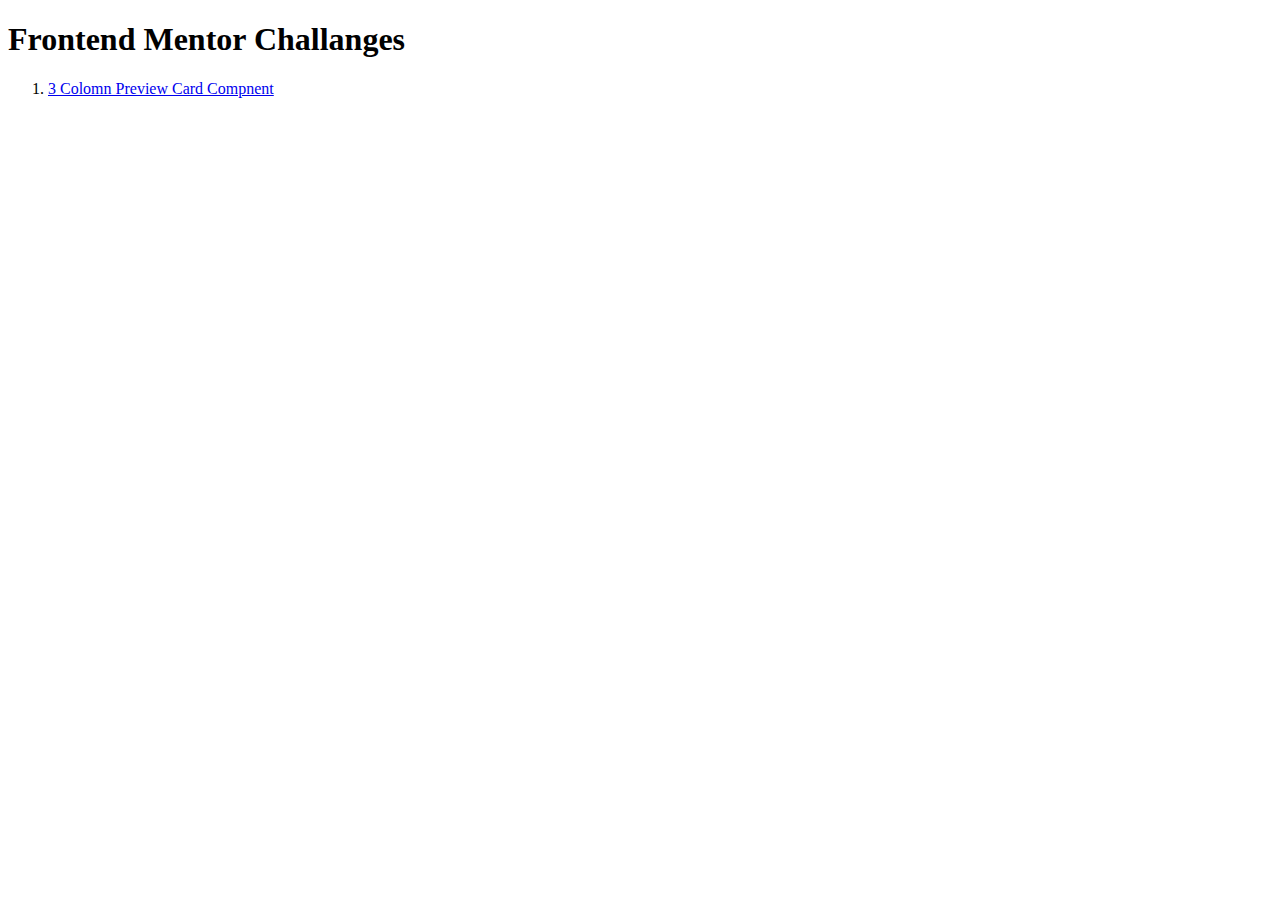
<file: index.html>
<!DOCTYPE html>
<html lang="en">
  <head>
    <meta charset="UTF-8" />
    <meta name="viewport" content="width=device-width, initial-scale=1.0" />
    <title>Frontend Mentor Challanges</title>
  </head>
  <body>
    <h1>Frontend Mentor Challanges</h1>
    <div class="colomn links">
      <ol>
        <li>
          <a
            href="/frontend-mentor-challenges/3-column-preview-card-component/index.html"
            >3 Colomn Preview Card Compnent</a
          >
        </li>
      </ol>
    </div>
  </body>
</html>
</file>
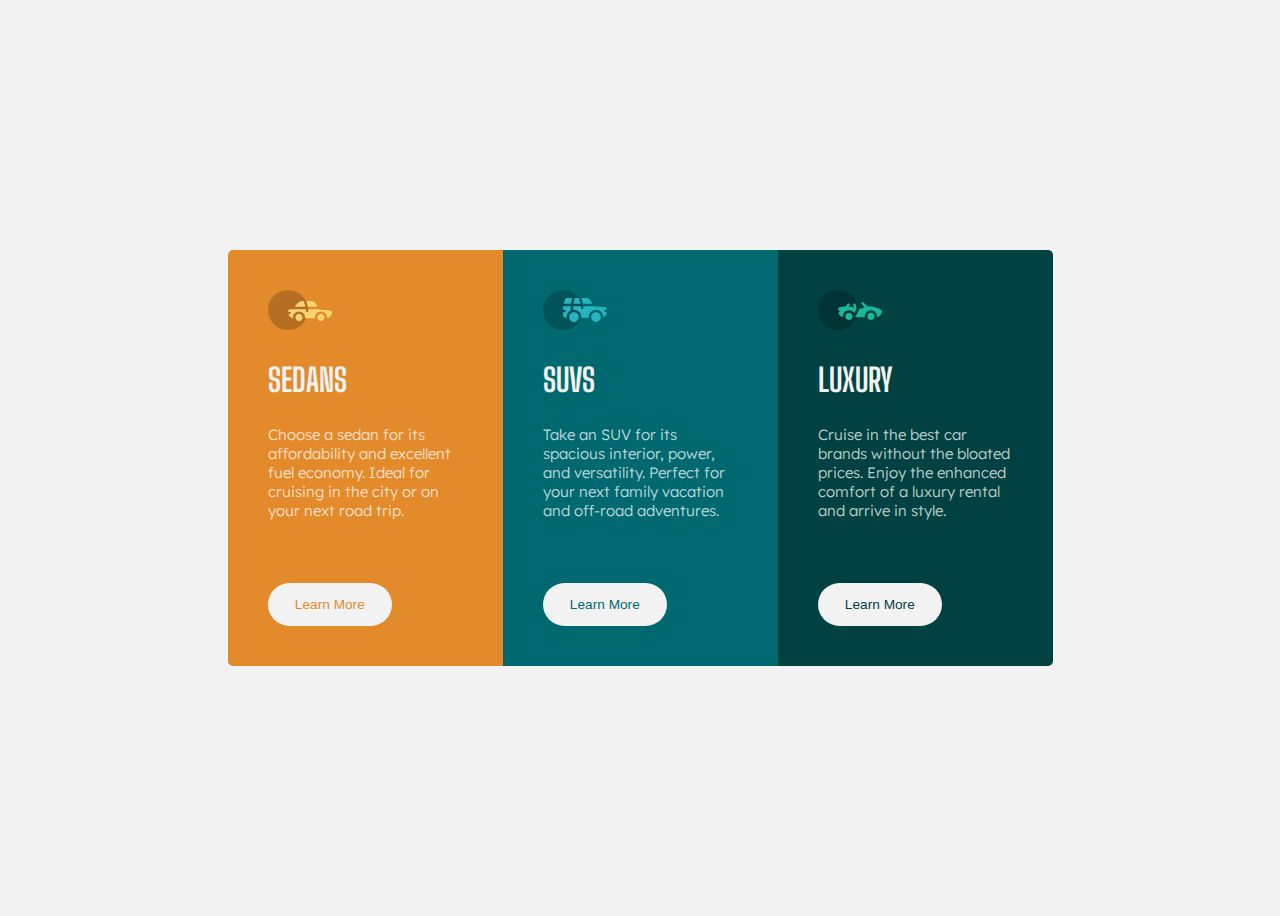
<file: 3-column-preview-card-component/index.html>
<!DOCTYPE html>
<html lang="en">
  <head>
    <meta charset="UTF-8" />
    <meta name="viewport" content="width=device-width, initial-scale=1.0" />
    <link rel="stylesheet" href="styles.css" />
    <link
      rel="shortcut icon"
      href="./images/icon-suvs.svg"
      type="image/x-icon"
    />
    <title>3 Colomn Preview Card Component</title>
  </head>
  <body>
    <div class="container">
      <div class="colomn first__colomn">
        <img src="./images/icon-sedans.svg" alt="Sedans" />
        <h2>Sedans</h2>
        <p>
          Choose a sedan for its affordability and excellent fuel economy. Ideal
          for cruising in the city or on your next road trip.
        </p>
        <button>Learn More</button>
      </div>
      <div class="colomn second__colomn">
        <img src="./images/icon-suvs.svg" alt="Suvs" />
        <h2>Suvs</h2>
        <p>
          Take an SUV for its spacious interior, power, and versatility. Perfect
          for your next family vacation and off-road adventures.
        </p>
        <button>Learn More</button>
      </div>
      <div class="colomn third__colomn">
        <img src="./images/icon-luxury.svg" alt="Luxury" />
        <h2>Luxury</h2>
        <p>
          Cruise in the best car brands without the bloated prices. Enjoy the
          enhanced comfort of a luxury rental and arrive in style.
        </p>
        <button>Learn More</button>
      </div>
    </div>
  </body>
</html>
</file>
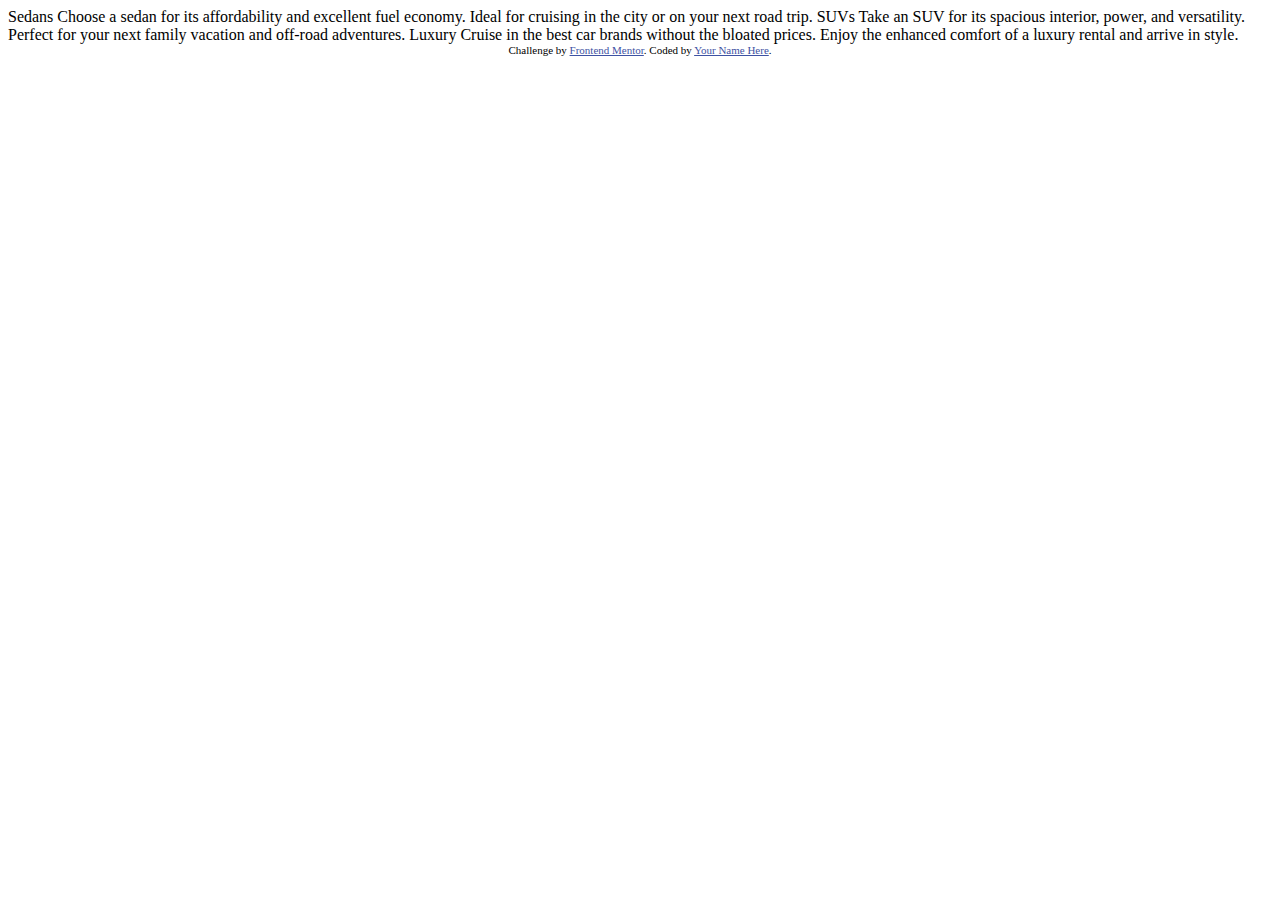
<file: 3-column-preview-card-component/index-old.html>
<!DOCTYPE html>
<html lang="en">
<head>
  <meta charset="UTF-8">
  <meta name="viewport" content="width=device-width, initial-scale=1.0"> <!-- displays site properly based on user's device -->

  <link rel="icon" type="image/png" sizes="32x32" href="./images/favicon-32x32.png">
  
  <title>Frontend Mentor | 3-column preview card component</title>

  <!-- Feel free to remove these styles or customise in your own stylesheet 👍 -->
  <style>
    .attribution { font-size: 11px; text-align: center; }
    .attribution a { color: hsl(228, 45%, 44%); }
  </style>
</head>
<body>
  
  Sedans
  Choose a sedan for its affordability and excellent fuel economy. Ideal for cruising in the city 
  or on your next road trip.

  SUVs
  Take an SUV for its spacious interior, power, and versatility. Perfect for your next family vacation 
  and off-road adventures.

  Luxury
  Cruise in the best car brands without the bloated prices. Enjoy the enhanced comfort of a luxury 
  rental and arrive in style.
  
  <div class="attribution">
    Challenge by <a href="https://www.frontendmentor.io?ref=challenge" target="_blank">Frontend Mentor</a>. 
    Coded by <a href="#">Your Name Here</a>.
  </div>
</body>
</html>
</file>
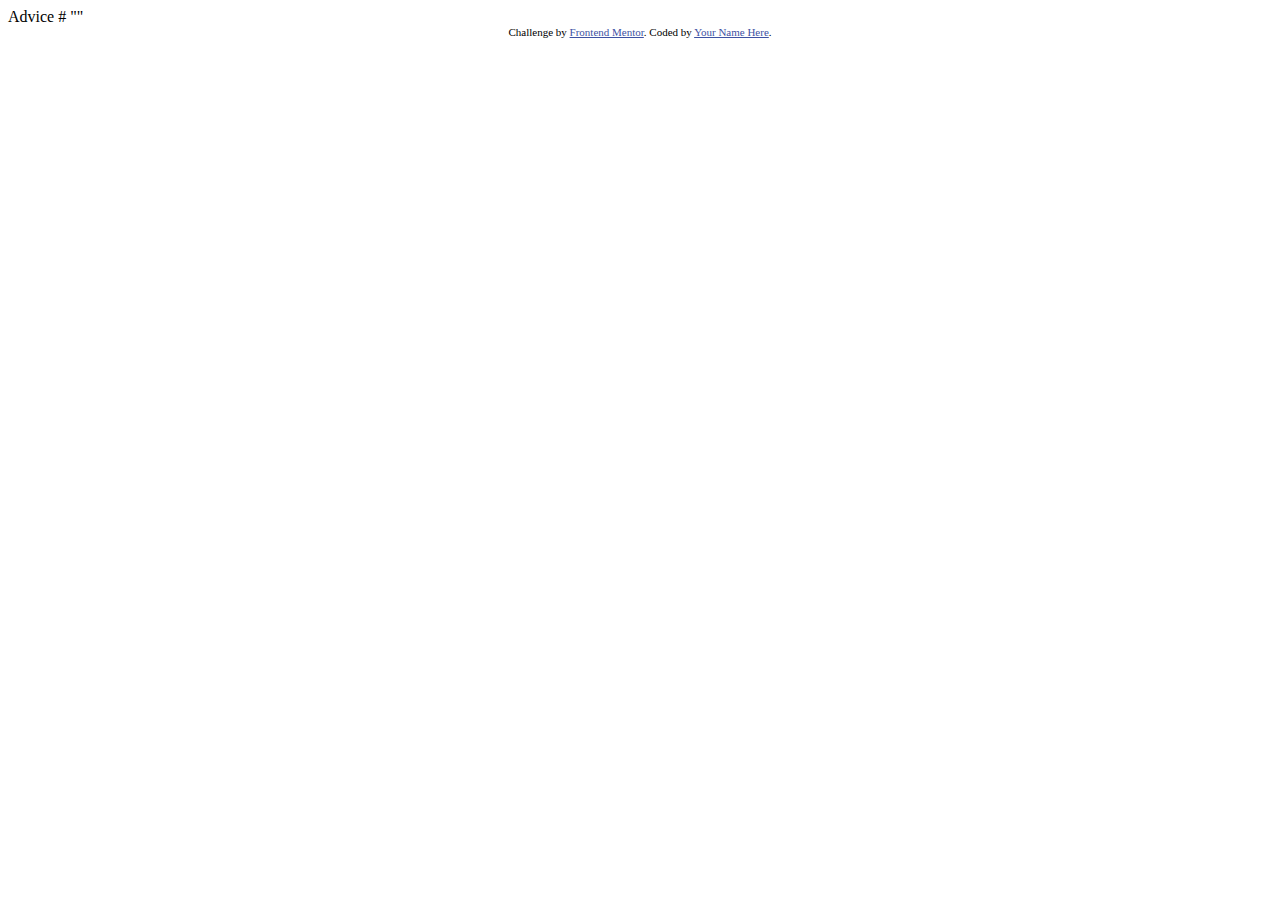
<file: advice-generator-app/index-old.html>
<!DOCTYPE html>
<html lang="en">
<head>
  <meta charset="UTF-8">
  <meta name="viewport" content="width=device-width, initial-scale=1.0"> <!-- displays site properly based on user's device -->

  <link rel="icon" type="image/png" sizes="32x32" href="./images/favicon-32x32.png">
  
  <title>Frontend Mentor | Advice generator app</title>

  <!-- Feel free to remove these styles or customise in your own stylesheet 👍 -->
  <style>
    .attribution { font-size: 11px; text-align: center; }
    .attribution a { color: hsl(228, 45%, 44%); }
  </style>
</head>
<body>

  Advice #<!-- Advice ID goes here -->

  "<!-- Advice text goes here -->"
  
  <div class="attribution">
    Challenge by <a href="https://www.frontendmentor.io?ref=challenge" target="_blank">Frontend Mentor</a>. 
    Coded by <a href="#">Your Name Here</a>.
  </div>
</body>
</html>
</file>
<file: 3-column-preview-card-component/styles.css>
@import url("https://fonts.googleapis.com/css2?family=Big+Shoulders+Display:wght@100;200;300;400;500;600;700;800;900&family=Lexend+Deca:wght@100;200;300;400;500;600;700;800;900&display=swap");
body {
  font-family: "Lexend Deca";
  font-weight: 400;
  background: hsl(0, 0%, 95%);
  display: flex;
  align-items: center;
  justify-content: center;
  min-height: 100vh;
}

.container {
  display: grid;
  grid-template-columns: repeat(3, 1fr);
  max-width: 825px;
  width: 100%;
}
.container .colomn {
  padding: 2.5rem;
  color: hsla(0, 0%, 100%, 0.75);
}
.container h2 {
  font-family: "Big Shoulders Display";
  font-weight: 700;
  font-size: 2rem;
  text-transform: uppercase;
  color: hsl(0, 0%, 95%);
}
.container p {
  font-size: 15px;
  font-weight: 300;
}
.container button {
  background-color: hsl(0, 0%, 95%);
  border: none;
  font-size: 0.855em;
  margin-top: 3rem;
  padding: 1em 2em;
  border-radius: 25px;
}
.container .first__colomn {
  background: hsl(31, 77%, 53%);
  border-radius: 5px 0 0 5px;
}
.container .first__colomn button {
  color: hsl(31, 77%, 53%);
}
.container .second__colomn {
  background: hsl(184, 100%, 22%);
}
.container .second__colomn button {
  color: hsl(184, 100%, 22%);
}
.container .third__colomn {
  background: hsl(179, 100%, 13%);
  border-radius: 0 5px 5px 0;
}
.container .third__colomn button {
  color: hsl(179, 100%, 13%);
}

@media screen and (max-width: 450px) {
  .container {
    grid-template-columns: 1fr;
  }
}/*# sourceMappingURL=styles.css.map */
</file>
